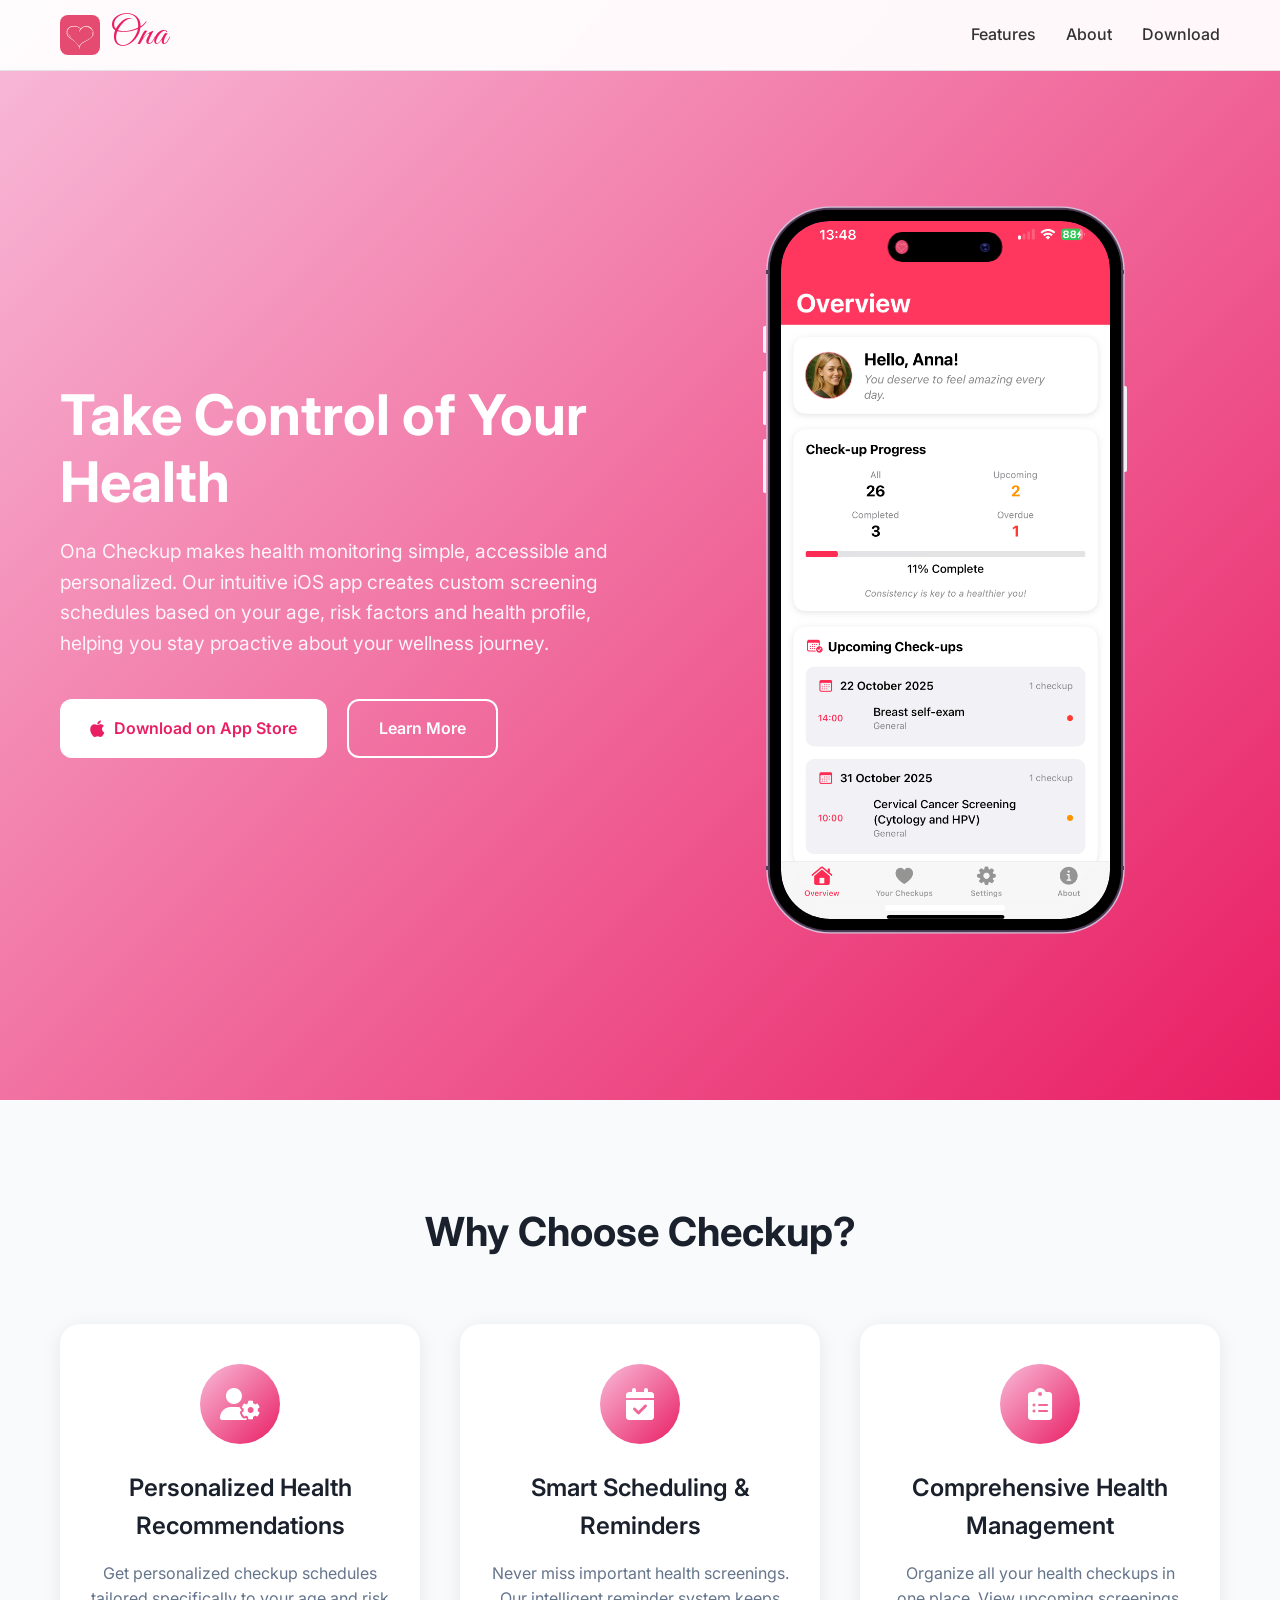
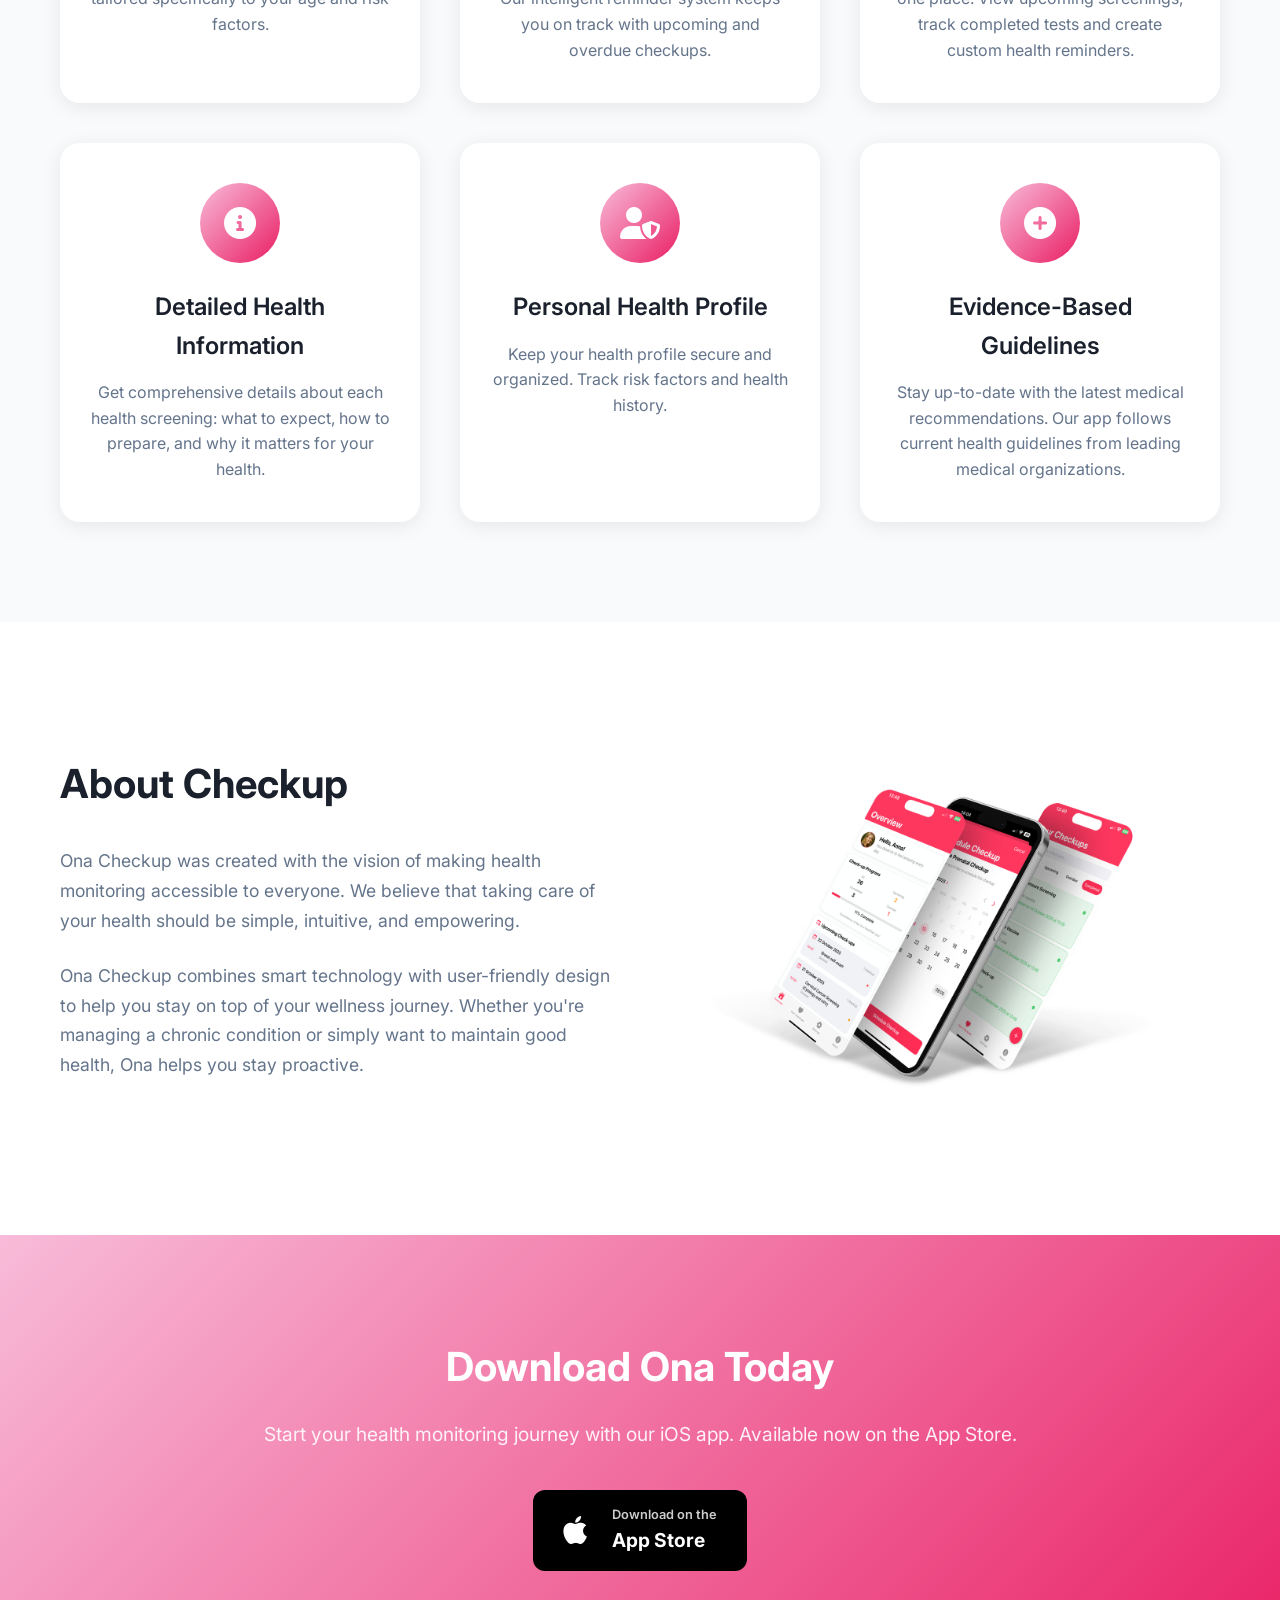
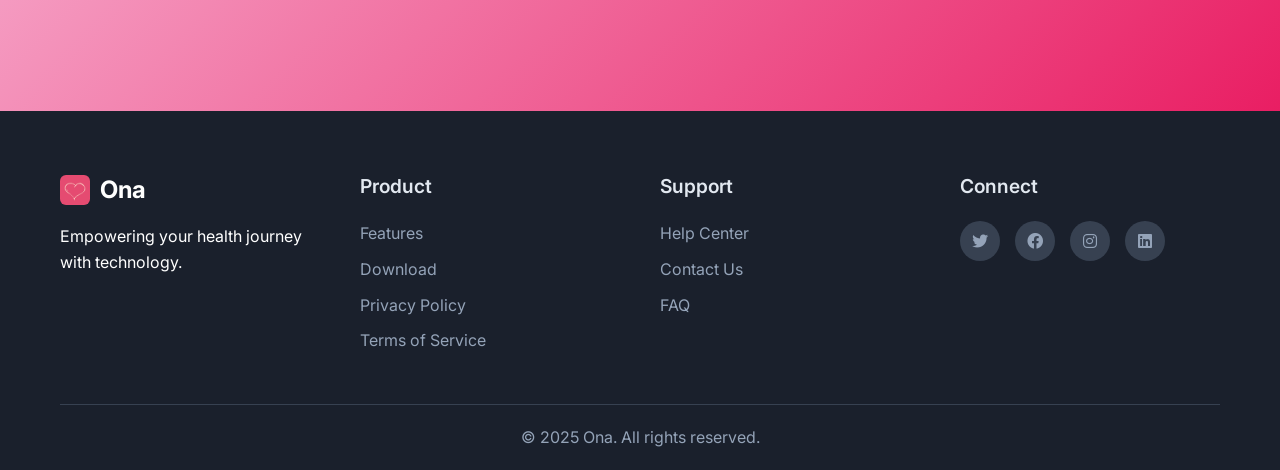
<file: index.html>
<!DOCTYPE html>
<html lang="en">
<head>
    <meta charset="UTF-8">
    <meta name="viewport" content="width=device-width, initial-scale=1.0">
    
    <!-- Primary Meta Tags -->
    <title>Ona - Women's Health Tracking & Wellness App | iOS Health App</title>
    <meta name="title" content="Ona - Women's Health Tracking & Wellness App | iOS Health App">
    <meta name="description" content="Track your health with Ona - the leading women's wellness app for health screening, preventive care, and health check reminders. Download our iOS health tracker today.">
    <meta name="keywords" content="myhealth, female checkup, health screening, health check, women wellness, preventive care, checkup reminder, health planner, woman health, self exam, age health, health tracker, health app, health check, health journal, women health app, wellness tracking, health monitoring, medical checkup, health assessment">
    <meta name="author" content="Ona">
    <meta name="robots" content="index, follow">
    <meta name="language" content="English">
    <meta name="revisit-after" content="7 days">
    
    <!-- Open Graph / Facebook -->
    <meta property="og:type" content="website">
    <meta property="og:url" content="https://onaselfcare.com/">
    <meta property="og:title" content="Ona - Women's Health Tracking & Wellness App">
    <meta property="og:description" content="Track your health with Ona - the leading women's wellness app for health screening, preventive care, and health check reminders. Download our iOS health tracker today.">
    <meta property="og:image" content="https://onaselfcare.com/images/og-image.jpg">
    <meta property="og:image:width" content="1200">
    <meta property="og:image:height" content="630">
    <meta property="og:site_name" content="Ona">
    <meta property="og:locale" content="en_US">
    
    <!-- Twitter -->
    <meta property="twitter:card" content="summary_large_image">
    <meta property="twitter:url" content="https://onaselfcare.com/">
    <meta property="twitter:title" content="Ona - Women's Health Tracking & Wellness App">
    <meta property="twitter:description" content="Track your health with Ona - the leading women's wellness app for health screening, preventive care, and health check reminders. Download our iOS health tracker today.">
    <meta property="twitter:image" content="https://onaselfcare.com/images/twitter-image.jpg">
    <meta property="twitter:creator" content="@onaselfcare">
    <meta property="twitter:site" content="@onaselfcare">
    
    <!-- Additional SEO Meta Tags -->
    <meta name="theme-color" content="#e91e63">
    <meta name="msapplication-TileColor" content="#e91e63">
    <meta name="apple-mobile-web-app-capable" content="yes">
    <meta name="apple-mobile-web-app-status-bar-style" content="default">
    <meta name="apple-mobile-web-app-title" content="Ona">
    
    <!-- Canonical URL -->
    <link rel="canonical" href="https://onaselfcare.com/">
    
    <!-- Favicon -->
    <link rel="icon" type="image/jpeg" href="images/logo.jpg">
    <link rel="apple-touch-icon" href="images/logo.jpg">
    <link rel="icon" sizes="any" href="images/logo.jpg">
    <link rel="shortcut icon" href="images/logo.jpg">
    
    <!-- Structured Data -->
    <script type="application/ld+json">
    {
        "@context": "https://schema.org",
        "@type": "MobileApplication",
        "name": "Ona",
        "description": "Women's health tracking and wellness app for health screening, preventive care, and health check reminders",
        "url": "https://onaselfcare.com",
        "applicationCategory": "HealthApplication",
        "operatingSystem": "iOS",
        "offers": {
            "@type": "Offer",
            "price": "0",
            "priceCurrency": "USD"
        },
        "aggregateRating": {
            "@type": "AggregateRating",
            "ratingValue": "4.8",
            "ratingCount": "10000"
        },
        "author": {
            "@type": "Organization",
            "name": "Ona"
        },
        "keywords": "myhealth, female checkup, health screening, health check, women wellness, preventive care, checkup reminder, health planner, woman health, self exam, age health, health tracker, health app, health journal",
        "screenshot": "https://onaselfcare.com/images/app-screenshot.jpg"
    }
    </script>
    
    <!-- Additional Structured Data for Organization -->
    <script type="application/ld+json">
    {
        "@context": "https://schema.org",
        "@type": "Organization",
        "name": "Ona",
        "url": "https://onaselfcare.com",
        "logo": "https://onaselfcare.com/images/logo.jpg",
        "description": "Empowering women's health through technology with our comprehensive health tracking and wellness app",
        "sameAs": [
            "https://twitter.com/myonacheckup",
            "https://facebook.com/myonacheckup",
            "https://instagram.com/myonacheckup",
            "https://linkedin.com/company/myonacheckup"
        ]
    }
    </script>
    
    <!-- Stylesheets -->
    <link rel="stylesheet" href="styles.css">
    <link href="https://fonts.googleapis.com/css2?family=Inter:wght@300;400;500;600;700&display=swap" rel="stylesheet">
    <link href="https://fonts.googleapis.com/css2?family=Great+Vibes:wght@400&display=swap" rel="stylesheet">
    <link rel="stylesheet" href="https://cdnjs.cloudflare.com/ajax/libs/font-awesome/6.0.0/css/all.min.css">
</head>
<body>
    <!-- Navigation -->
    <nav class="navbar">
        <div class="nav-container">
            <div class="nav-logo">
                <img src="images/logo.jpg" alt="Ona Logo" class="logo-img">
                <span>Ona</span>
            </div>
            <div class="nav-menu">
                <a href="#features" class="nav-link">Features</a>
                <a href="#about" class="nav-link">About</a>
                <a href="#download" class="nav-link">Download</a>
            </div>
        </div>
    </nav>

    <!-- Hero Section -->
    <section class="hero">
        <div class="hero-container">
            <div class="hero-content">
                <h1 class="hero-title">Take Control of Your Health</h1>
                <p class="hero-subtitle">Ona Checkup makes health monitoring simple, accessible and personalized. Our intuitive iOS app creates custom screening schedules based on your age, risk factors and health profile, helping you stay proactive about your wellness journey.</p>
                <div class="hero-buttons">
                    <a href="#download" class="btn btn-primary">
                        <i class="fab fa-apple"></i>
                        Download on App Store
                    </a>
                    <a href="#features" class="btn btn-secondary">Learn More</a>
                </div>
            </div>
            <div class="hero-image">
                <input name="theme" type="radio" id="deep-purple" checked>
                <input name="theme" type="radio" id="gold">
                <input name="theme" type="radio" id="space-black">
                <input name="theme" type="radio" id="silver">
                <input name="theme" type="radio" id="random">
                <input name="zoom" type="checkbox" id="zoom">

                <div class="scene">
                    <div class="phone-con">
                        <div class="phone">
                            <div class="buttons">
                                <div class="left">
                                    <div class="button"></div>
                                    <div class="button"></div>
                                    <div class="button"></div>
                                </div>
                                <div class="right">
                                    <div class="button"></div>
                                </div>
                            </div>
                            <div class="camera"></div>
                            <div class="screen-container">
                                <div class="bg">
                                    <div class="deep-purple">
                                        <div class="section">
                                            <div class="glow"></div>
                                        </div>
                                        <div class="section">
                                            <div class="glow"></div>
                                        </div>
                                    </div>
                                    <div class="gold">
                                        <div class="section">
                                            <div class="glow"></div>
                                        </div>
                                        <div class="section">
                                            <div class="glow"></div>
                                        </div>
                                    </div>
                                    <div class="space-black">
                                        <div class="section">
                                            <div class="glow"></div>
                                        </div>
                                        <div class="section">
                                            <div class="glow"></div>
                                        </div>
                                    </div>
                                    <div class="silver">
                                        <div class="section">
                                            <div class="glow"></div>
                                        </div>
                                        <div class="section">
                                            <div class="glow"></div>
                                        </div>
                                    </div>
                                    <div class="random canvas">
                                        <div class="shapes">
                                            <div class="shape"></div>
                                            <div class="shape"></div>
                                            <div class="shape"></div>
                                            <div class="shape"></div>
                                            <div class="shape"></div>
                                            <div class="shape"></div>
                                        </div>
                                    </div>
                                </div>
                                <div class="notch-container" tabIndex="0">
                                    <div class="notch">
                                        <div class="content">
                                            <div class="left">
                                                <div class="tile"></div>
                                                <div class="text"></div>
                                            </div>
                                            <div class="right"></div>
                                            <div class="bar">
                                                <div class="duration"></div>
                                            </div>
                                        </div>
                                    </div>
                                </div>
                                <div class="notch-blur"></div>
                                <div class="screen">
                                    <div class="app-screenshot-container">
                                        <img src="images/IMG_1.PNG" alt="Ona App Screenshot" class="app-screenshot">
                                    </div>
                                </div>
                            </div>
                        </div>
                    </div>
                </div>
            </div>
        </div>
    </section>

    <!-- Features Section -->
    <section id="features" class="features">
        <div class="container">
            <h2 class="section-title">Why Choose Checkup?</h2>
            <div class="features-grid">
                <div class="feature-card">
                    <div class="feature-icon">
                        <i class="fas fa-user-cog"></i>
                    </div>
                    <h3>Personalized Health Recommendations</h3>
                    <p>Get personalized checkup schedules tailored specifically to your age and risk factors.</p>
                </div>
                <div class="feature-card">
                    <div class="feature-icon">
                        <i class="fas fa-calendar-check"></i>
                    </div>
                    <h3>Smart Scheduling & Reminders</h3>
                    <p>Never miss important health screenings. Our intelligent reminder system keeps you on track with upcoming and overdue checkups.</p>
                </div>
                <div class="feature-card">
                    <div class="feature-icon">
                        <i class="fas fa-clipboard-list"></i>
                    </div>
                    <h3>Comprehensive Health Management</h3>
                    <p>Organize all your health checkups in one place. View upcoming screenings, track completed tests and create custom health reminders.</p>
                </div>
                <div class="feature-card">
                    <div class="feature-icon">
                        <i class="fas fa-info-circle"></i>
                    </div>
                    <h3>Detailed Health Information</h3>
                    <p>Get comprehensive details about each health screening: what to expect, how to prepare, and why it matters for your health.
                    </p>
                </div>
                <div class="feature-card">
                    <div class="feature-icon">
                        <i class="fas fa-user-shield"></i>
                    </div>
                    <h3>Personal Health Profile</h3>
                    <p>Keep your health profile secure and organized. Track risk factors and health history.</p>
                </div>
                <div class="feature-card">
                    <div class="feature-icon">
                        <i class="fas fa-plus-circle"></i>
                    </div>
                    <h3>Evidence-Based Guidelines</h3>
                    <p>Stay up-to-date with the latest medical recommendations. Our app follows current health guidelines from leading medical organizations.</p>
                </div>
            </div>
        </div>
    </section>

    <!-- About Section -->
    <section id="about" class="about">
        <div class="container">
            <div class="about-content">
                <div class="about-text">
                    <h2>About Checkup</h2>
                    <p>Ona Checkup was created with the vision of making health monitoring accessible to everyone. We believe that taking care of your health should be simple, intuitive, and empowering.</p>
                    <p>Ona Checkup combines smart technology with user-friendly design to help you stay on top of your wellness journey. Whether you're managing a chronic condition or simply want to maintain good health, Ona helps you stay proactive.</p>
                    <!-- <div class="about-stats">
                        <div class="stat">
                            <h3>10K+</h3>
                            <p>Active Users</p>
                        </div>
                        <div class="stat">
                            <h3>4.8★</h3>
                            <p>App Store Rating</p>
                        </div>
                        <div class="stat">
                            <h3>50+</h3>
                            <p>Health Screenings</p>
                        </div>
                    </div> -->
                </div>
                <div class="about-image">
                    <div class="app-screenshots">
                        <img src="images/iphone-multiple-screens-mockup.png" alt="My Ona Checkup App Screenshots" class="multiple-screens-image">
                    </div>
                </div>
            </div>
        </div>
    </section>

    <!-- Download Section -->
    <section id="download" class="download">
        <div class="container">
            <div class="download-content">
                <h2>Download Ona Today</h2>
                <p>Start your health monitoring journey with our iOS app. Available now on the App Store.</p>
                <div class="download-buttons">
                    <a href="#" class="btn btn-app-store">
                        <i class="fab fa-apple"></i>
                        <div class="btn-text">
                            <span class="btn-small">Download on the</span>
                            <span class="btn-large">App Store</span>
                        </div>
                    </a>
                </div>
            </div>
        </div>
    </section>

    <!-- Footer -->
    <footer class="footer">
        <div class="container">
            <div class="footer-content">
                <div class="footer-section">
                    <div class="footer-logo">
                        <img src="images/logo.jpg" alt="Ona Logo" class="logo-img">
                        <span>Ona</span>
                    </div>
                    <p>Empowering your health journey with technology.</p>
                </div>
                <div class="footer-section">
                    <h4>Product</h4>
                    <ul>
                        <li><a href="#features">Features</a></li>
                        <li><a href="#download">Download</a></li>
                        <li><a href="#">Privacy Policy</a></li>
                        <li><a href="#">Terms of Service</a></li>
                    </ul>
                </div>
                <div class="footer-section">
                    <h4>Support</h4>
                    <ul>
                        <li><a href="#">Help Center</a></li>
                        <li><a href="#">Contact Us</a></li>
                        <li><a href="#">FAQ</a></li>
                    </ul>
                </div>
                <div class="footer-section">
                    <h4>Connect</h4>
                    <div class="social-links">
                        <a href="#"><i class="fab fa-twitter"></i></a>
                        <a href="#"><i class="fab fa-facebook"></i></a>
                        <a href="#"><i class="fab fa-instagram"></i></a>
                        <a href="#"><i class="fab fa-linkedin"></i></a>
                    </div>
                </div>
            </div>
            <div class="footer-bottom">
                <p>&copy; 2025 Ona. All rights reserved.</p>
            </div>
        </div>
    </footer>

    <script src="script.js"></script>
</body>
</html>
</file>
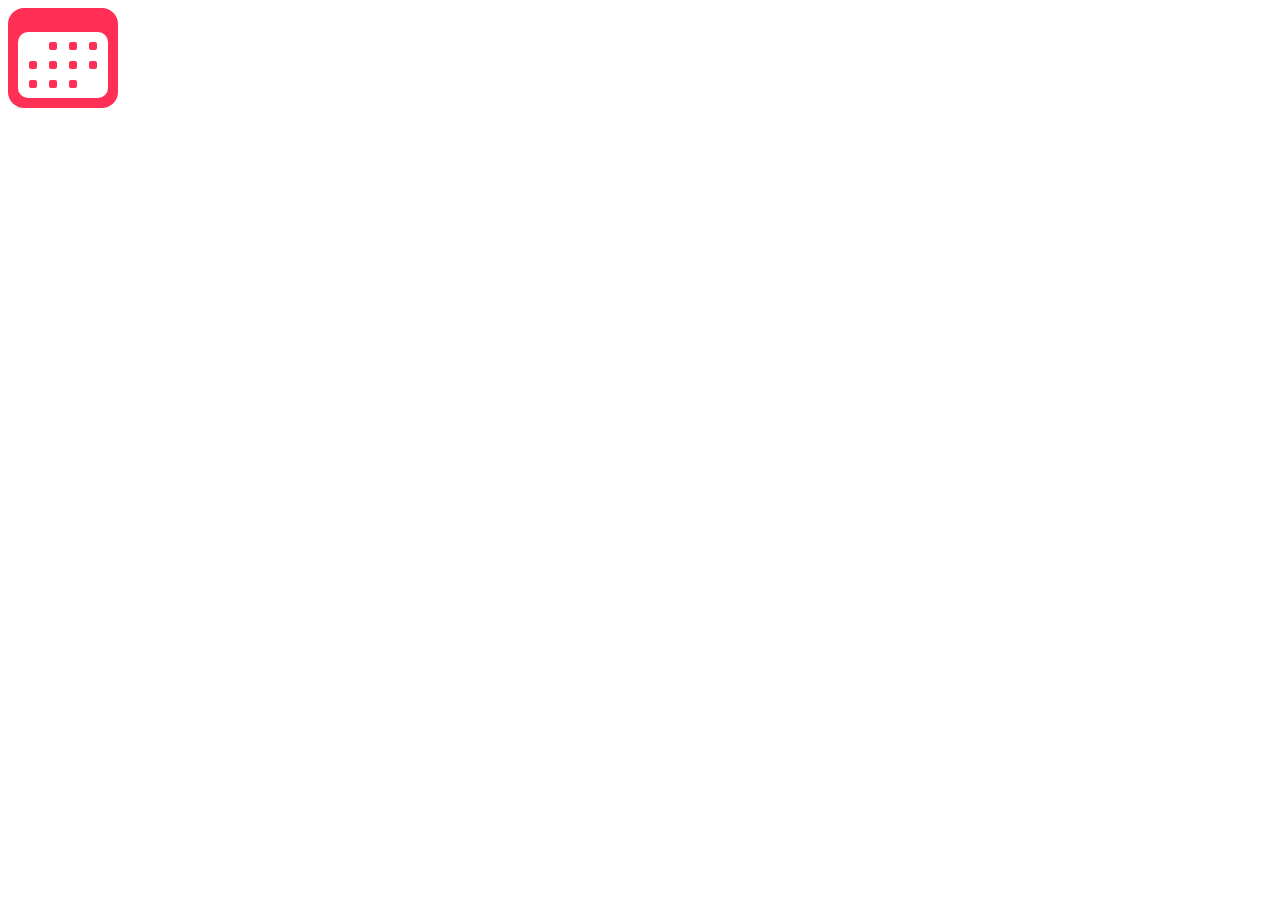
<file: calendar_icon.html>
<!DOCTYPE html>
<html lang="en">
<head>
<meta charset="UTF-8">
<meta name="viewport" content="width=device-width, initial-scale=1.0">
<title>Calendar Icon</title>
<style>
  .calendar {
    width: 110px;
    height: 100px; /* now square */
    background-color: #ff2f55; /* pink frame */
    border-radius: 16px; /* slightly larger for better proportions */
    display: flex;
    justify-content: center;
    align-items: flex-end;
    box-sizing: border-box;

    /* Simulate border thickness with padding */
    padding: 0 10px 10px 10px; /* equal sides & bottom */
    padding-top: 24px; /* thicker top border */
  }

  .calendar-inner {
    background-color: white;
    width: 100%;
    height: 100%;
    border-radius: 10px;
    display: grid;
    grid-template-columns: repeat(4, 1fr);
    grid-template-rows: repeat(3, 1fr);
    gap: 6px;
    padding: 8px;
    box-sizing: border-box;
  }

  .dot {
    background-color: #ff2f55;
    width: 8px;
    height: 8px;
    border-radius: 2px;
    margin: auto;
  }
</style>
</head>
<body>
  <div class="calendar">
    <div class="calendar-inner">
      <!-- 12 cells, first and last empty -->
      <div></div>
      <div class="dot"></div>
      <div class="dot"></div>
      <div class="dot"></div>
      <div class="dot"></div>
      <div class="dot"></div>
      <div class="dot"></div>
      <div class="dot"></div>
      <div class="dot"></div>
      <div class="dot"></div>
      <div class="dot"></div>
      <div></div>
    </div>
  </div>
</body>
</html>
</file>
<file: styles.css>
/* Reset and Base Styles */
* {
    margin: 0;
    padding: 0;
    box-sizing: border-box;
}

body {
    font-family: 'Inter', -apple-system, BlinkMacSystemFont, 'Segoe UI', Roboto, sans-serif;
    line-height: 1.6;
    color: #333;
    background-color: #ffffff;
}

.container {
    max-width: 1200px;
    margin: 0 auto;
    padding: 0 20px;
}

/* Navigation */
.navbar {
    position: fixed;
    top: 0;
    width: 100%;
    background: rgba(255, 255, 255, 0.95);
    backdrop-filter: blur(10px);
    border-bottom: 1px solid rgba(0, 0, 0, 0.1);
    z-index: 1000;
    transition: all 0.3s ease;
}

.nav-container {
    max-width: 1200px;
    margin: 0 auto;
    padding: 0 20px;
    display: flex;
    justify-content: space-between;
    align-items: center;
    height: 70px;
}

.nav-logo {
    display: flex;
    align-items: center;
    font-size: 1.5rem;
    font-weight: 700;
    color: #e91e63;
}

.nav-logo span {
    font-family: 'Great Vibes', cursive;
    font-size: 2.5rem;
    font-weight: 400;
}

.nav-logo i {
    margin-right: 10px;
    font-size: 1.8rem;
}

.logo-img {
    width: 40px;
    height: 40px;
    margin-right: 10px;
    border-radius: 8px;
    object-fit: cover;
}

.nav-menu {
    display: flex;
    gap: 30px;
}

.nav-link {
    text-decoration: none;
    color: #333;
    font-weight: 500;
    transition: color 0.3s ease;
}

.nav-link:hover {
    color: #e91e63;
}

/* Hero Section */
.hero {
    padding: 120px 0 80px;
    background: linear-gradient(135deg, #f8bbd9 0%, #e91e63 100%);
    color: white;
    overflow: hidden;
}

.hero-container {
    max-width: 1200px;
    margin: 0 auto;
    padding: 0 20px;
    display: grid;
    grid-template-columns: 1fr 1fr;
    gap: 60px;
    align-items: center;
}

.hero-title {
    font-size: 3.5rem;
    font-weight: 700;
    margin-bottom: 20px;
    line-height: 1.2;
}

.hero-subtitle {
    font-size: 1.2rem;
    margin-bottom: 40px;
    opacity: 0.9;
    line-height: 1.6;
}

.hero-buttons {
    display: flex;
    gap: 20px;
    flex-wrap: wrap;
}

.btn {
    display: inline-flex;
    align-items: center;
    padding: 15px 30px;
    border-radius: 12px;
    text-decoration: none;
    font-weight: 600;
    transition: all 0.3s ease;
    border: none;
    cursor: pointer;
    font-size: 1rem;
}

.btn-primary {
    background: #ffffff;
    color: #e91e63;
}

.btn-primary:hover {
    background: #f8fafc;
    transform: translateY(-2px);
    box-shadow: 0 10px 25px rgba(0, 0, 0, 0.2);
}

.btn-secondary {
    background: transparent;
    color: white;
    border: 2px solid white;
}

.btn-secondary:hover {
    background: white;
    color: #e91e63;
}

.btn i {
    margin-right: 10px;
    font-size: 1.2rem;
}

/* Sophisticated iPhone Mockup */
:root {
	--size: max(5px, 1vmin);
	--height: 80em;
	--pad: 1.25em;
	--border-radius: 6.666em;
	--gutter: calc(var(--pad) * 2);
	--scene-pad: 5vmin;
	--bg-blur: 0.333em;
	
	--button-width: 0.333em;
	
	--notch-height: 3.33em;
	--notch-width: 33.3%;
	--notch-radius: calc(var(--border-radius) - calc(var(--pad) * 2));
	--notch-duration: 0.333s;
	
	--ease: cubic-bezier(.666, 0, .4, 1);
	--ease-spring: cubic-bezier(.666, 0, .4, 1.2);
	--ease-out: cubic-bezier(.15,0,.333,1);
	
	--border-width: 0.4em;
	
	--deep-purple: 284;
	--gold: 22.5;
	--space-black: 215;
	--silver: 254;
	
	--c-h: var(--deep-purple);
	--c-s: 100%;
	--c-l: 50%;
}

@keyframes appear {
	to {
		transform: scale3d(1,1,1);
		opacity: 1;
	}
}

.scene {
	display: flex;
	flex-wrap: wrap;
	gap: 3em 0;
	align-items: center;
	align-content: center;
	justify-content: center;
	min-height: 100vh;
	font-family: Inter;
	font-size: var(--size);
	padding: var(--scene-pad);
	box-sizing: border-box;
}

.phone-con {
	flex-basis: 100%;
	display: flex;
	justify-content: center;
}

.phone {
	position: relative;
	z-index: 1;
	
	aspect-ratio: 37/76;
	background: black;
	height: var(--height);
	border-radius: var(--border-radius);
	box-shadow: 0 0 0.1em 0.25em hsl(var(--c-h), 20%, 25%), 0 0 0 var(--border-width) hsl(var(--c-h), 30%, 85%);
	box-sizing: border-box;
	
	opacity: 0;
	transform: scale3d(1.1,1.1,1);
	animation: appear 1s var(--ease-out) forwards;
	webkit-backface-visibility: hidden;
	
	&:before {
		content: '';
		position: absolute;
		top: var(--border-radius);
		right: calc(var(--border-width) * -1);
		bottom: var(--border-radius);
		left: calc(var(--border-width) * -1);
		border: 0.5em solid hsl(var(--c-h), 20%, 30%);
		border-left-width: 0;
		border-right-width: 0;
	}
}

.buttons {
	position: absolute;
	inset: calc(var(--border-width) * -1);
	pointer-events: none;
	
	.left,
	.right {
		position: absolute;
		width: var(--button-width);
		display: flex;
		flex-direction: column;
		align-items: stretch;
		gap: 1.5em;
	}
	
	.left {
		right: 100%;
		top: calc(var(--border-radius) * 2);
		
		.button {
			
			&:nth-child(1) {
				height: 3em;
				margin-bottom: 0.5em;
			}
		}
	}
	
	.right {
		left: 100%;
		transform: scale3d(-1, 1, 1);
		top: calc(var(--border-radius) * 3);
		
		.button {
			height: 9.5em;
		}
	}
	
	.button {
		background: hsl(var(--c-h), 20%, 95%);
		height: 6em;
		box-shadow:
		 	inset -0.15em 0 0.1em black, 
			inset 0 0 0.1em hsl(var(--c-h), 30%, 90%),
			inset 0 0.2em 0.1em hsl(var(--c-h), 30%, 90%),
			inset 0 -0.2em 0.1em hsl(var(--c-h), 30%, 90%),
		 	inset -0.1em 0.333em 0.1em rgba(black, 0.5), 
		 	inset -0.1em -0.333em 0.1em rgba(black, 0.5), 
		;
		
		border-top-left-radius: 0.2em;
		border-bottom-left-radius: 0.2em;
	}
}

.screen-container {
	position: absolute;
	inset: 0;
	
	border-radius: var(--border-radius);
	border: var(--pad) solid black;
	
	display: flex;
	flex-direction: column;
	align-items: center;
	gap: calc(var(--pad) * 2);
	
	&:before {
		content: '';
		position: absolute;
		z-index: 2;
		background: white;
		width: 36.6%;
		bottom: calc(var(--pad) * 0.75);
		height: calc(var(--pad) * 0.5);
		border-radius: calc(var(--pad) * 0.25);
		filter: drop-shadow(0 0.1em 0.25em rgba(black, 0.1));
	}
}

.bg {
	position: absolute;
	inset: 0;
	background: black;
	border-radius: calc(var(--border-radius) - var(--pad));
	overflow: hidden;
	transform: translateZ(0);
	
	> * {
		position: absolute;
		inset: 0;
		display: flex;
		flex-direction: column;
		opacity: 0;
		transition: opacity 1s var(--ease-out) 0.5s;
		background: black;
	}
	
	.section {
		--g-h: var(--c-h);
		--g-s: var(--c-s);
		--g-l: var(--c-l);
		
		flex-grow: 1;
		position: relative;
		overflow: hidden;
		
		border-radius: calc(var(--border-radius) - var(--pad));
		border-bottom-left-radius: 20em;
		border-bottom-right-radius: 20em;
		
		&:before {
			content: '';
			position: absolute;
			inset: 0;
			border-radius: inherit;
			
			background: radial-gradient(100% 100% at 50% 92.5%, rgba(0,0,0,0.33), transparent),
				radial-gradient(100% 66.6% at 110% 100%, hsla(calc(var(--g-h) - 45), 100%, 50%, 0.33), transparent),
				radial-gradient(100% 66.6% at -10% 100%, hsla(calc(var(--g-h) - 45), 100%, 50%, 0.33), transparent),
				radial-gradient(150% 100% at 50% 80%, hsla(calc(var(--g-h) + 33.3), 100%, 82.5%, 0.65), transparent);
			
			background-color: hsl(var(--g-h), var(--g-s), var(--g-l));
			
			transform: scale3d(1.1, 1.25, 1);
			transform-origin: bottom;
			transition: transform 1s var(--ease-out) 0.5s;
		}
		
		&:after {
			content: '';
			position: absolute;
			inset: 0;
			border: var(--border-width) solid rgba(white, 0.8);
			border-radius: inherit;
			filter: blur(0.05em);
			
			mask-image: radial-gradient(100% 100% at 50% 70%, black 30%, transparent 50%);
			transform: translatez(2px);
		}
		
		.glow {
			position: absolute;
			inset: 0;
			border-radius: inherit;
			mix-blend-mode: overlay;
			z-index: 1;
			background: radial-gradient(80% 150% at 50% 100%, hsl(var(--g-h), 100%, var(--g-l)), transparent 70%);
		}
	}
	
	.section:last-of-type {
		--g-h: calc(var(--c-h) - 0);
		--g-l: calc(var(--c-l) + 40%);
		
		transform: scale3d(1, -1, 1) translateZ(1px);
	}
}

.notch-container {
	position: absolute;
	z-index: 3;
	top: var(--pad);
	right: var(--pad);
	left: var(--pad);
	display: flex;
	justify-content: center;
	
	height: 100%;
	max-height: calc(var(--notch-radius) * 2);
	
	pointer-events: none;
	outline: none;
		
	transition: var(--notch-duration) var(--ease);
	transition-property: max-height, max-width, filter, transform;
	will-change: max-width, max-height, filter;
	
	&:hover,
	&:focus-within {
		--shadow-opacity: 0.5;
		transition-timing-function: var(--ease-spring);
		
		.content {
			--content-padding: 2em;
			
			.text {
				opacity: 1;
			}
		}
		
		.notch {
			max-width: 100%;
			max-height: 100%;
			pointer-events: all;
			transform: scale3d(1,1,1);
		}
		
		~ .notch-blur {
			opacity: 1;
			max-height: calc(var(--notch-radius) * 3.333 + var(--pad));
		}
	}
}

.notch-blur {
	position: absolute;
	z-index: 2;
	top: calc(var(--pad) - 3px);
	right: calc(var(--pad) - 3px);
	left: calc(var(--pad) - 3px);
	height: 100%;
	max-height: calc(var(--notch-radius) * 1.5);
	backdrop-filter: blur(0.2em);
	mask-image: radial-gradient(100% 100% at 50% 60%, black, transparent);
	opacity: 0;
	
	border-radius: calc(var(--border-radius) - var(--pad));
	
	transition: var(--notch-duration) var(--ease);
	transition-property: max-height, max-width, opacity, transform;
	will-change: max-width, max-height;
}

.notch {
	position: relative;
	border-radius: var(--notch-radius);
	pointer-events: all;
	overflow: hidden;
	color: white;
	
	display: flex;
	
	cursor: pointer;
	
	width: 100%;
	
	transition: inherit;
	transition-property: inherit;
	will-change: inherit;
	
	filter: drop-shadow(0 1em 2em hsla(0 0% 0% / var(--shadow-opacity, 0)));
	
	transform: scale3d(0.375,0.4,1);
	transform-origin: top;

	&:before {
		content: '';
		position: absolute;
		inset: 0;
		background: black;
		border-radius: inherit;
	}
}

.content {
	--content-padding: 1.75em;
	--duration-height: 0.5em;
	--content-gap: 1em;
	
	width: 100%;
	display: flex;
	flex-wrap: wrap;
	align-items: stretch;
	justify-content: stretch;
	padding: var(--content-padding);
	gap: var(--content-gap);
	font-size: 125%;
	
	transition-property: padding;
	will-change: padding;
	
	position: relative;
	
	.left,
	.right {
		height: 100%;
		max-height: calc(100% - var(--bar-height, 0%));
		
		display: flex;
		align-items: center;
		gap: 1em;
	}
	
	.left {
		flex-grow: 2;
	}
	
	.text {
		display: flex;
		flex-direction: column;
		gap: 0.333em;
		transition-property: opacity;
		
		opacity: var(--bar-opacity, 0);
		
		&:before {
			content: 'Ona';
			order: 1;
			text-transform: uppercase;
		}

		&:after {
			order: 2;
			content: 'Health Tracking';
			opacity: 0.5;
		}
	}
	
	.right {
		flex-grow: 1;
	}
	
	.tile {
		background: transparent;
		height: 100%;
		aspect-ratio: 1;
		border-radius: 33.3%;
		position: relative;
		
		&:before {
			content: '';
			position: absolute;
			inset: 0;
			border-radius: 50%;
			background-image: url('images/logo.jpg');
			background-size: contain;
			background-repeat: no-repeat;
			background-position: center;
		}
	}
	
	.bar {
		display: flex;
		align-items: center;
		gap: 1em;
		flex-basis: 100%;
		height: 100%;
		max-height: var(--bar-height, 0%);
		color: rgba(white, 0.5);
		
		opacity: var(--bar-opacity, 0);
		
		.duration {
			position: relative;
			height: var(--duration-height);
			background: rgba(white, 0.25);
			border-radius: calc(var(--duration-height) * 0.5);
			overflow: hidden;
			flex-grow: 1;
			
			&:before {
				content: '';
				height: 100%;
				background: white;
				width: 25%;
				position: absolute;
			}
		}
			
		&:before {
			content: '1:20';
		}
		
		&:after {
			content: '-1:48';
		}
	}
}

.camera {
	display: flex;
	justify-content: center;
	align-items: center;
	height: var(--notch-height);
	aspect-ratio: 1/1;
	border-radius: 50%;
	pointer-events: none;
	
	position: absolute;
	z-index: 4;
	top: calc(var(--pad) * 2);
	right: calc(50% - calc(var(--notch-width) * 0.5));
	margin-right: calc(var(--pad) * 0.333);

	&:before {
		content: "";
		height: 33.3%;
		aspect-ratio: 1;
		border-radius: inherit;
		box-shadow: inset 0 0 0.25em #4c4da3;
		background: radial-gradient(#6667ac, transparent 50%) no-repeat 33.3% 10% / 75% 50%,
			radial-gradient(#4a4b8a, transparent 50%) no-repeat 60% 85% / 50% 50%;
		background-color: #080928;
	}
}

.screen {
	display: flex;
	flex-wrap: wrap;
	align-content: flex-start;
	flex-grow: 1;
	gap: var(--gutter);
	
	box-sizing: border-box;
	width: 100%;
	position: relative;
	overflow: hidden;
	z-index: 1;
	
	padding: 0;
	border-radius: calc(var(--border-radius) - var(--pad));
	
	transition: opacity 1s var(--ease-out) 0.25s;
}

.app-screenshot-container {
	width: 100%;
	height: 100%;
	position: absolute;
	top: 0;
	left: 0;
	right: 0;
	bottom: 0;
	display: flex;
	align-items: center;
	justify-content: center;
	background: #000;
	border-radius: calc(var(--border-radius) - var(--pad));
	overflow: hidden;
}

.app-screenshot {
	width: 100%;
	height: 100%;
	object-fit: cover;
	border-radius: calc(var(--border-radius) - var(--pad));
}

.app {
	--col: 4;
	
	aspect-ratio: 1;
	border-radius: 20%;
	flex-basis: 15%;
	flex-grow: 1;
	
	display: flex;
	flex-direction: column;
	justify-content: space-between;
	gap: 2%;
	
	padding: 5%;
	box-sizing: border-box;
	font-size: 1.5em;
	
	--scale: 1.5;
	--duration: 0.8s;
	
	transform: scale3d(var(--scale), var(--scale), 1);
	animation: appear var(--duration) var(--ease-out) forwards;

	&:nth-child(1), &:nth-child(2) {
		flex-basis: 40%;
		border-radius: 15%;
		background: linear-gradient(190deg, var(--app-bg-s1, white) 33.3%, var(--app-bg-s2, var(--app-bg-s1, white))) top / 100% 125%;
	}
	
	&:not(:nth-child(1)):not(:nth-child(2)) {
		&:before {
			content: '';
			background: linear-gradient(190deg, var(--app-bg-s1, white), var(--app-bg-s2, var(--app-bg-s1, white))) top / 100% 125%;
			border-radius: inherit;
			position: absolute;
			inset: 0;
		}
	}
	
	&:nth-child(1) {
		--app-bg-s1: #e91e63;
		--app-bg-s2: #f8bbd9;
		
		color: white;
		transform-origin: 125% 200%;
		
		.hero-screenshot {
			width: 100%;
			height: 100%;
			object-fit: cover;
			border-radius: 15%;
		}
	}
}

.pallette {
	position: relative;
	z-index: 1;
	
	order: 1;
	display: flex;
	gap: 2em;
	margin-right: 2.25em;
	margin-bottom: -.25em;
}

.zoom-con {
	order: 1;
}

/* Hide inputs */
input[type="radio"],
input[type="checkbox"] {
	display: none;
}

.swatch {
	--swatch-size: max(30px,5em);
	--border-opacity: 0;
	
	background: white;
	width: var(--swatch-size);
	height: var(--swatch-size);
	border-radius: 50%;
	position: relative;
	cursor: pointer;
	
	border: max(1.5px, var(--border-width)) solid black;
	box-sizing: border-box;
	
	background: radial-gradient(100% 100% at 50% 30%, var(--swatch-s1), var(--swatch-s2));
	
	opacity: 0;
	transform: translate3d(0, 20%, 0) scale3d(0.75, 0.75, 1);
	animation: appear 0.333s var(--ease-out) forwards 0.75s;
	
	display: flex;
	align-items: center;
	color: white;
	justify-content: center;
	
	outline: none;
	
	&:before {
		content: '';
		position: absolute;
		inset: -1px;
		border-radius: inherit;
		border: var(--border-width) solid black;
		background-image: radial-gradient(400% 300% at 50% 225%, transparent 20%, white);
	}
	
	&:not([for="zoom"]) {
		&:after {			
			content: '';
			position: absolute;
			inset: calc(var(--border-width) * -1);
			border-width: inherit;
			border-style: inherit;
			opacity: var(--border-opacity);
			transition: 0.25s var(--ease-out);
			transition-property: opacity;
			border-radius: inherit;
		}
		
		&:hover {
			--border-opacity: 0.666;
		}
		
		&:focus {
			--border-opacity: 1;
		}
	}
	
	&[for="deep-purple"] {
		--swatch-s1: hsl(var(--deep-purple), 100%, 50%);
		--swatch-s2: hsl(calc(var(--deep-purple) - 60), 100%, 20%);
		
		&:before {
			opacity: 0.5;
		}
	}
		
	&[for="gold"] {
		--swatch-s1: hsl(var(--gold), 100%, 50%);
		--swatch-s2: hsl(var(--gold), 100%, 50%);
	}
	
	&[for="space-black"] {
		--swatch-s1: hsl(var(--space-black), 50%, 20%);
		--swatch-s2: hsl(var(--space-black), 50%, 10%);
		
		&:before {
			opacity: 0.5;
		}
	}
	
	&[for="silver"] {
		--swatch-s1: hsl(var(--silver), 50%, 80%);
		--swatch-s2: hsl(var(--silver), 50%, 10%);
		
		&:before {
			opacity: 0.75;
		}
	}
	
	&[for="random"] {
		&:before {
			background: none;
		}
		
		border-color: rgba(white, 0.25);
		transition: border-color 0.2s var(--ease-out);
		
		&:hover {		
			border-color: rgba(white, 0.75);
			
			.icon {
				opacity: 1;
			}
		}
		
		.icon {
			position: absolute;
			inset: 22.5%;
			background: url("data:image/svg+xml,%3Csvg width='24' height='24' fill='none' xmlns='http://www.w3.org/2000/svg'%3E%3Cpath d='m18 15 3 3m0 0-3 3m3-3h-4l-1-1-1-1h-1m4-13 3 3m0 0-3 3m3-3h-4l-1 1-1 1-6 8-1 1-1 1H3M3 6h4l1 1 1 1 1 1' stroke='%23fff' stroke-width='1.5' stroke-linecap='round' stroke-linejoin='round'/%3E%3C/svg%3E") no-repeat center / contain; 
			opacity: 0.75;
			transition: opacity 0.2s var(--ease-out);
		}
	}

	&[for="zoom"] {
		--zoom-icon: url("data:image/svg+xml,%3Csvg width='32' height='32' fill='none' xmlns='http://www.w3.org/2000/svg'%3E%3Cpath d='m5 27 9-9m-9 9v-9m0 9h9M27 5l-9 9m9-9v9m0-9h-9' stroke='%23fff' stroke-width='2' stroke-linecap='round' stroke-linejoin='round'/%3E%3C/svg%3E");
		animation-delay: 1s;
		transform-origin: 40% 200%;

		border-color: rgba(white, 0.25);
		transition: border-color 0.2s var(--ease-out);

		&:before {
			background: none;
		}

		&:after {
			content: '';
			position: absolute;
			inset: 22.5%;
			background: var(--zoom-icon) center / cover;
			opacity: 0.75;
			transition: opacity 0.2s var(--ease-out);
		}

		&:hover {		
			border-color: rgba(white, 0.5);

			&:after {
				opacity: 1;
			}
		}

		&:focus {		
			border-color: rgba(white, 0.75);

			&:after {
				opacity: 1;
			}
		}
	}
}

/* Theme styles */
.deep-purple {
	--c-h: var(--deep-purple);
	--g-hue-adjust: 40;
	--g-hue-adjust-2: 45;
}

.gold {
	--c-h: var(--gold);
	--g-hue-adjust: 0;
}

.space-black {
	--c-h: var(--space-black);
	--g-hue-adjust: 0;
	--g-lightness: 95%;
}

.silver {
	--c-h: var(--silver);
	--c-s: 10%;
	--g-hue-adjust: 40;
	--g-lightness: 95%;
}

/* Theme activation */
#deep-purple:checked ~ .scene .phone .bg .deep-purple {
	opacity: 1;
	z-index: 1;
	transition-delay: 0s;
}

#gold:checked ~ .scene .phone .bg .gold {
	opacity: 1;
	z-index: 1;
	transition-delay: 0s;
}

#space-black:checked ~ .scene .phone .bg .space-black {
	opacity: 1;
	z-index: 1;
	transition-delay: 0s;
}

#silver:checked ~ .scene .phone .bg .silver {
	opacity: 1;
	z-index: 1;
	transition-delay: 0s;
}

#random:checked ~ .scene .phone .bg .random {
	opacity: 1;
	z-index: 1;
	transition-delay: 0s;
}

/* Zoom functionality */
#zoom:checked ~ .scene {
	--size: max(5px, 2vmin);
		
	opacity: 0;
	animation: appear 0.5s var(--ease-out) forwards;
	
	.phone {
		order: 1;
	}
	
	.pallette,
	.zoom-con {
		order: 0;
		font-size: 50%;
	}

	label[for="zoom"] {
		--zoom-icon: url("data:image/svg+xml,%3Csvg width='32' height='32' fill='none' xmlns='http://www.w3.org/2000/svg'%3E%3Cpath d='m14 18-9 9m9-9v9m0-9H5M18 14l9-9m-9 9V5m0 9h9' stroke='%23fff' stroke-width='2' stroke-linecap='round' stroke-linejoin='round'/%3E%3C/svg%3E");
	}
}

.tooltip {
	--t-caret: 0.5em;
	
	position: absolute;
	z-index: 1;
	top: calc(100% + var(--t-caret) + 0.5em);
	white-space: nowrap;
 	background: black;
	color: rgba(white, 0.75);
	padding: 0.25em;
	font-size: max(11px, 1em);
	border-radius: 0.25em;
	border: 1px solid lighten(black, 25);
	
	pointer-events: none;
	opacity: 0;
	transition: opacity 0.25s var(--ease);
	
	&:after {
		content: '';
		position: absolute;
		bottom: calc(100% - calc(var(--t-caret) / 2) - 1px);
		left: calc(50% - calc(var(--t-caret) / 2));
		border-radius: inherit;
		height: var(--t-caret);
		width: var(--t-caret);
		background: inherit;
		border: inherit;
		border-top-color: transparent;
		border-left-color: transparent;
		transform: rotate(-135deg);
	}
}

.app-preview {
    background: rgba(255, 255, 255, 0.95);
    border-radius: 20px;
    padding: 20px;
    height: 100%;
    backdrop-filter: blur(10px);
}

.app-header {
    display: flex;
    align-items: center;
    margin-bottom: 30px;
    font-weight: 600;
    color: #e91e63;
}

.app-header i {
    margin-right: 10px;
    font-size: 1.5rem;
}

.health-metric {
    display: flex;
    align-items: center;
    padding: 15px;
    margin-bottom: 15px;
    background: #f8fafc;
    border-radius: 12px;
    color: #333;
}

.health-metric i {
    margin-right: 15px;
    color: #e91e63;
    font-size: 1.2rem;
}

/* Features Section */
.features {
    padding: 100px 0;
    background: #f8fafc;
}

.section-title {
    text-align: center;
    font-size: 2.5rem;
    font-weight: 700;
    margin-bottom: 60px;
    color: #1a202c;
}

.features-grid {
    display: grid;
    grid-template-columns: repeat(auto-fit, minmax(350px, 1fr));
    gap: 40px;
}

.feature-card {
    background: white;
    padding: 40px 30px;
    border-radius: 20px;
    text-align: center;
    box-shadow: 0 4px 20px rgba(0, 0, 0, 0.08);
    transition: transform 0.3s ease, box-shadow 0.3s ease;
}

.feature-card:hover {
    transform: translateY(-5px);
    box-shadow: 0 10px 40px rgba(0, 0, 0, 0.15);
}

.feature-icon {
    width: 80px;
    height: 80px;
    background: linear-gradient(135deg, #f8bbd9 0%, #e91e63 100%);
    border-radius: 50%;
    display: flex;
    align-items: center;
    justify-content: center;
    margin: 0 auto 25px;
}

.feature-icon i {
    font-size: 2rem;
    color: white;
}

.feature-card h3 {
    font-size: 1.5rem;
    font-weight: 600;
    margin-bottom: 15px;
    color: #1a202c;
}

.feature-card p {
    color: #64748b;
    line-height: 1.6;
}

/* About Section */
.about {
    padding: 100px 0;
    background: white;
}

.about-content {
    display: grid;
    grid-template-columns: 1fr 1fr;
    gap: 60px;
    align-items: center;
}

.about-text h2 {
    font-size: 2.5rem;
    font-weight: 700;
    margin-bottom: 30px;
    color: #1a202c;
}

.about-text p {
    font-size: 1.1rem;
    color: #64748b;
    margin-bottom: 25px;
    line-height: 1.7;
}

.about-stats {
    display: flex;
    gap: 40px;
    margin-top: 40px;
}

.stat {
    text-align: center;
}

.stat h3 {
    font-size: 2rem;
    font-weight: 700;
    color: #e91e63;
    margin-bottom: 5px;
}

.stat p {
    color: #64748b;
    font-weight: 500;
}

.app-screenshots {
    display: flex;
    gap: 20px;
    justify-content: center;
    align-items: flex-end;
}

.screenshot {
    width: 120px;
    height: 200px;
    border-radius: 20px;
    box-shadow: 0 10px 30px rgba(0, 0, 0, 0.2);
}

/* Multiple Screens Image */
.multiple-screens-image {
    max-width: 100%;
    height: auto;
}

/* Download Section */
.download {
    padding: 100px 0;
    background: linear-gradient(135deg, #f8bbd9 0%, #e91e63 100%);
    color: white;
    text-align: center;
}

.download-content h2 {
    font-size: 2.5rem;
    font-weight: 700;
    margin-bottom: 20px;
}

.download-content p {
    font-size: 1.2rem;
    margin-bottom: 40px;
    opacity: 0.9;
}

.download-buttons {
    margin-bottom: 40px;
}

.btn-app-store {
    background: #000;
    color: white;
    padding: 15px 30px;
    border-radius: 12px;
    text-decoration: none;
    display: inline-flex;
    align-items: center;
    gap: 15px;
    font-weight: 600;
    transition: all 0.3s ease;
}

.btn-app-store:hover {
    background: #333;
    transform: translateY(-2px);
    box-shadow: 0 10px 25px rgba(0, 0, 0, 0.3);
}

.btn-app-store i {
    font-size: 2rem;
}

.btn-text {
    display: flex;
    flex-direction: column;
    align-items: flex-start;
}

.btn-small {
    font-size: 0.8rem;
    opacity: 0.8;
}

.btn-large {
    font-size: 1.2rem;
    font-weight: 700;
}

.download-info {
    display: flex;
    justify-content: center;
    gap: 40px;
    flex-wrap: wrap;
}

.download-info p {
    display: flex;
    align-items: center;
    gap: 10px;
    font-size: 1rem;
}

.download-info i {
    color: #10b981;
}

/* Footer */
.footer {
    background: #1a202c;
    color: white;
    padding: 60px 0 20px;
}

.footer-content {
    display: grid;
    grid-template-columns: repeat(auto-fit, minmax(250px, 1fr));
    gap: 40px;
    margin-bottom: 40px;
}

.footer-logo {
    display: flex;
    align-items: center;
    font-size: 1.5rem;
    font-weight: 700;
    margin-bottom: 15px;
}

.footer-logo i {
    margin-right: 10px;
    color: #e91e63;
}

.footer-logo .logo-img {
    width: 30px;
    height: 30px;
    margin-right: 10px;
    border-radius: 6px;
    object-fit: cover;
}

.footer-section h4 {
    font-size: 1.2rem;
    font-weight: 600;
    margin-bottom: 20px;
    color: #e2e8f0;
}

.footer-section ul {
    list-style: none;
}

.footer-section ul li {
    margin-bottom: 10px;
}

.footer-section ul li a {
    color: #94a3b8;
    text-decoration: none;
    transition: color 0.3s ease;
}

.footer-section ul li a:hover {
    color: #e91e63;
}

.social-links {
    display: flex;
    gap: 15px;
}

.social-links a {
    width: 40px;
    height: 40px;
    background: #374151;
    border-radius: 50%;
    display: flex;
    align-items: center;
    justify-content: center;
    color: #94a3b8;
    text-decoration: none;
    transition: all 0.3s ease;
}

.social-links a:hover {
    background: #e91e63;
    color: white;
}

.footer-bottom {
    border-top: 1px solid #374151;
    padding-top: 20px;
    text-align: center;
    color: #94a3b8;
}

/* Responsive Design */
@media (max-width: 768px) {
    .nav-menu {
        display: none;
    }
    
    .hero-container {
        grid-template-columns: 1fr;
        text-align: center;
        gap: 40px;
    }
    
    .hero-title {
        font-size: 2.5rem;
    }
    
    .hero-buttons {
        justify-content: center;
    }
    
    .phone-mockup {
        width: 240px;
        height: 480px;
    }
    
    .features-grid {
        grid-template-columns: 1fr;
    }
    
    .about-content {
        grid-template-columns: 1fr;
        text-align: center;
    }
    
    .about-stats {
        justify-content: center;
    }
    
    .download-info {
        flex-direction: column;
        align-items: center;
    }
    
    .footer-content {
        grid-template-columns: 1fr;
        text-align: center;
    }
    
    .social-links {
        justify-content: center;
    }
}

@media (max-width: 480px) {
    .hero-title {
        font-size: 2rem;
    }
    
    .hero-subtitle {
        font-size: 1rem;
    }
    
    .section-title {
        font-size: 2rem;
    }
    
    .btn {
        padding: 12px 24px;
        font-size: 0.9rem;
    }
    
    .phone-mockup {
        width: 200px;
        height: 400px;
    }
    
    .app-screenshots {
        text-align: center;
    }
    
    .multiple-screens-image {
        max-width: 90%;
    }
}

/* Smooth scrolling */
html {
    scroll-behavior: smooth;
}

/* Loading animation */
@keyframes fadeInUp {
    from {
        opacity: 0;
        transform: translateY(30px);
    }
    to {
        opacity: 1;
        transform: translateY(0);
    }
}

.feature-card {
    animation: fadeInUp 0.6s ease-out;
}

.feature-card:nth-child(1) { animation-delay: 0.1s; }
.feature-card:nth-child(2) { animation-delay: 0.2s; }
.feature-card:nth-child(3) { animation-delay: 0.3s; }
.feature-card:nth-child(4) { animation-delay: 0.4s; }
.feature-card:nth-child(5) { animation-delay: 0.5s; }
.feature-card:nth-child(6) { animation-delay: 0.6s; }
</file>
